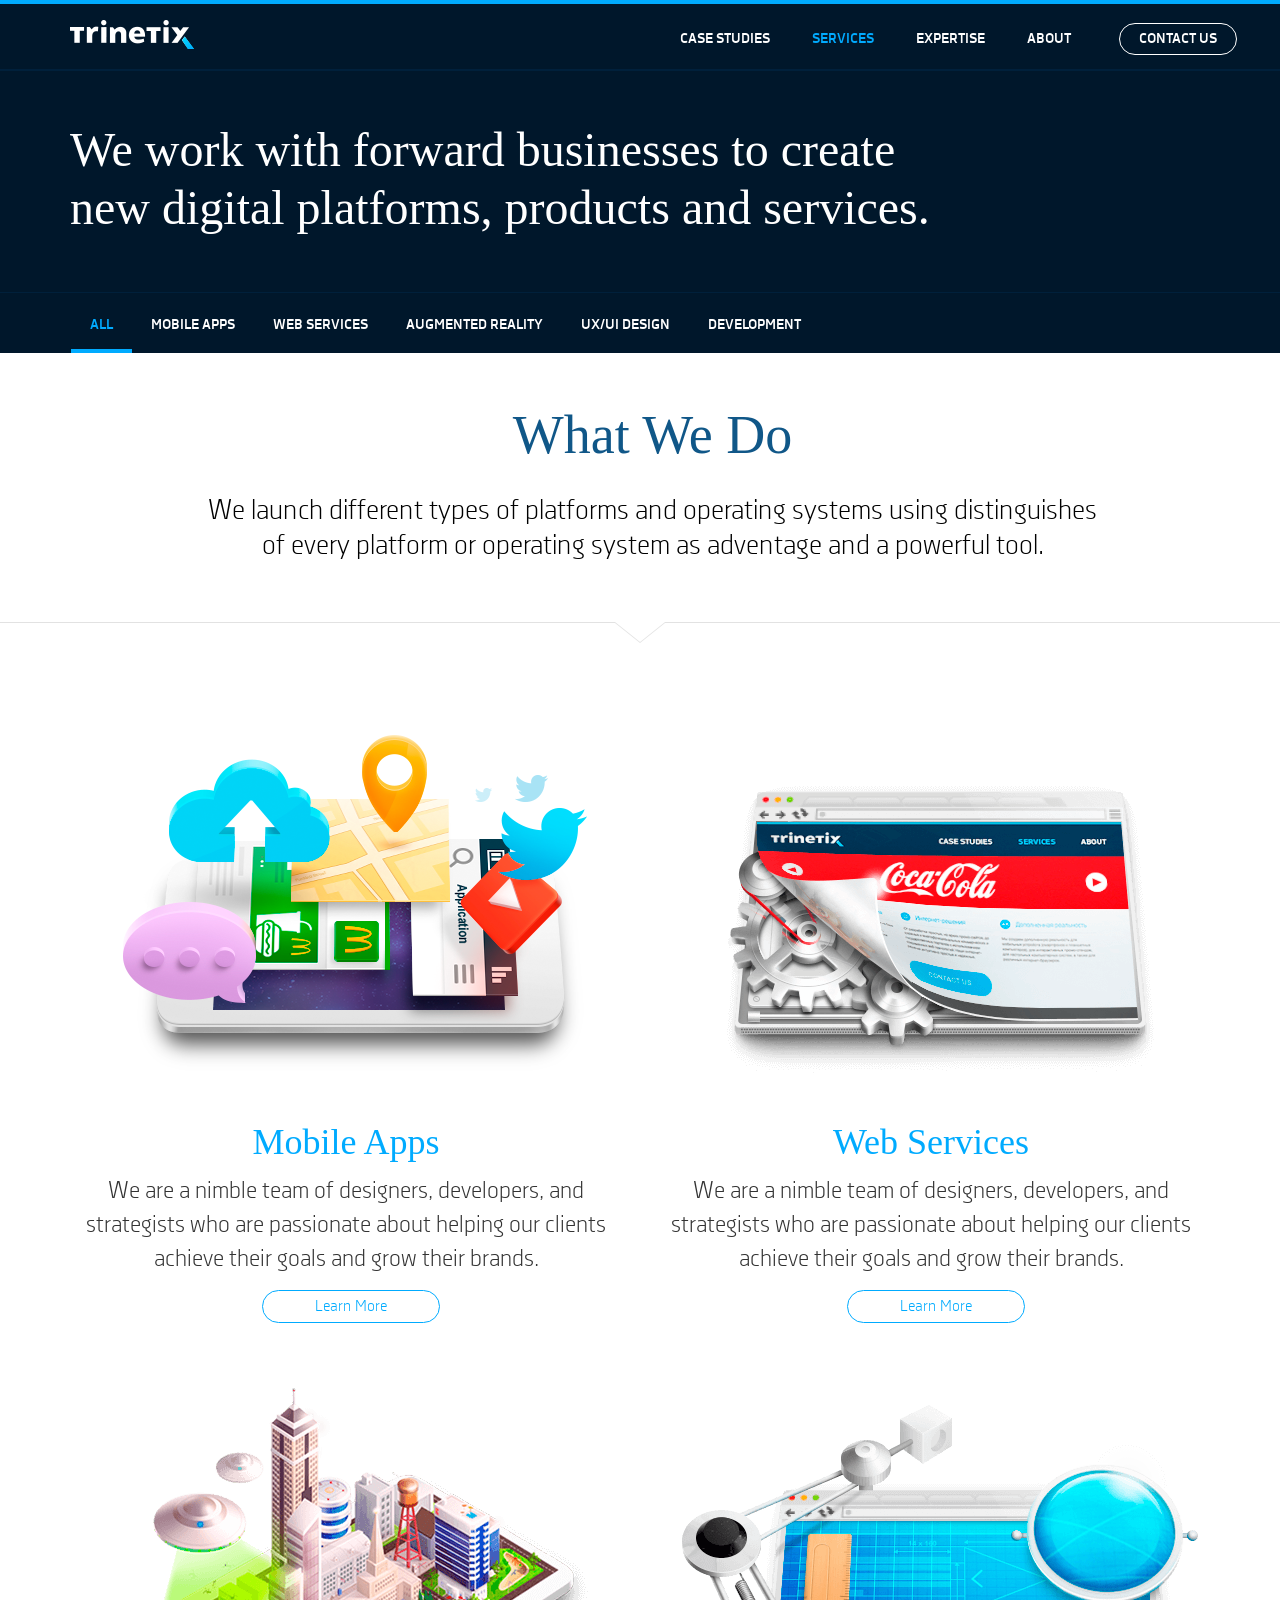
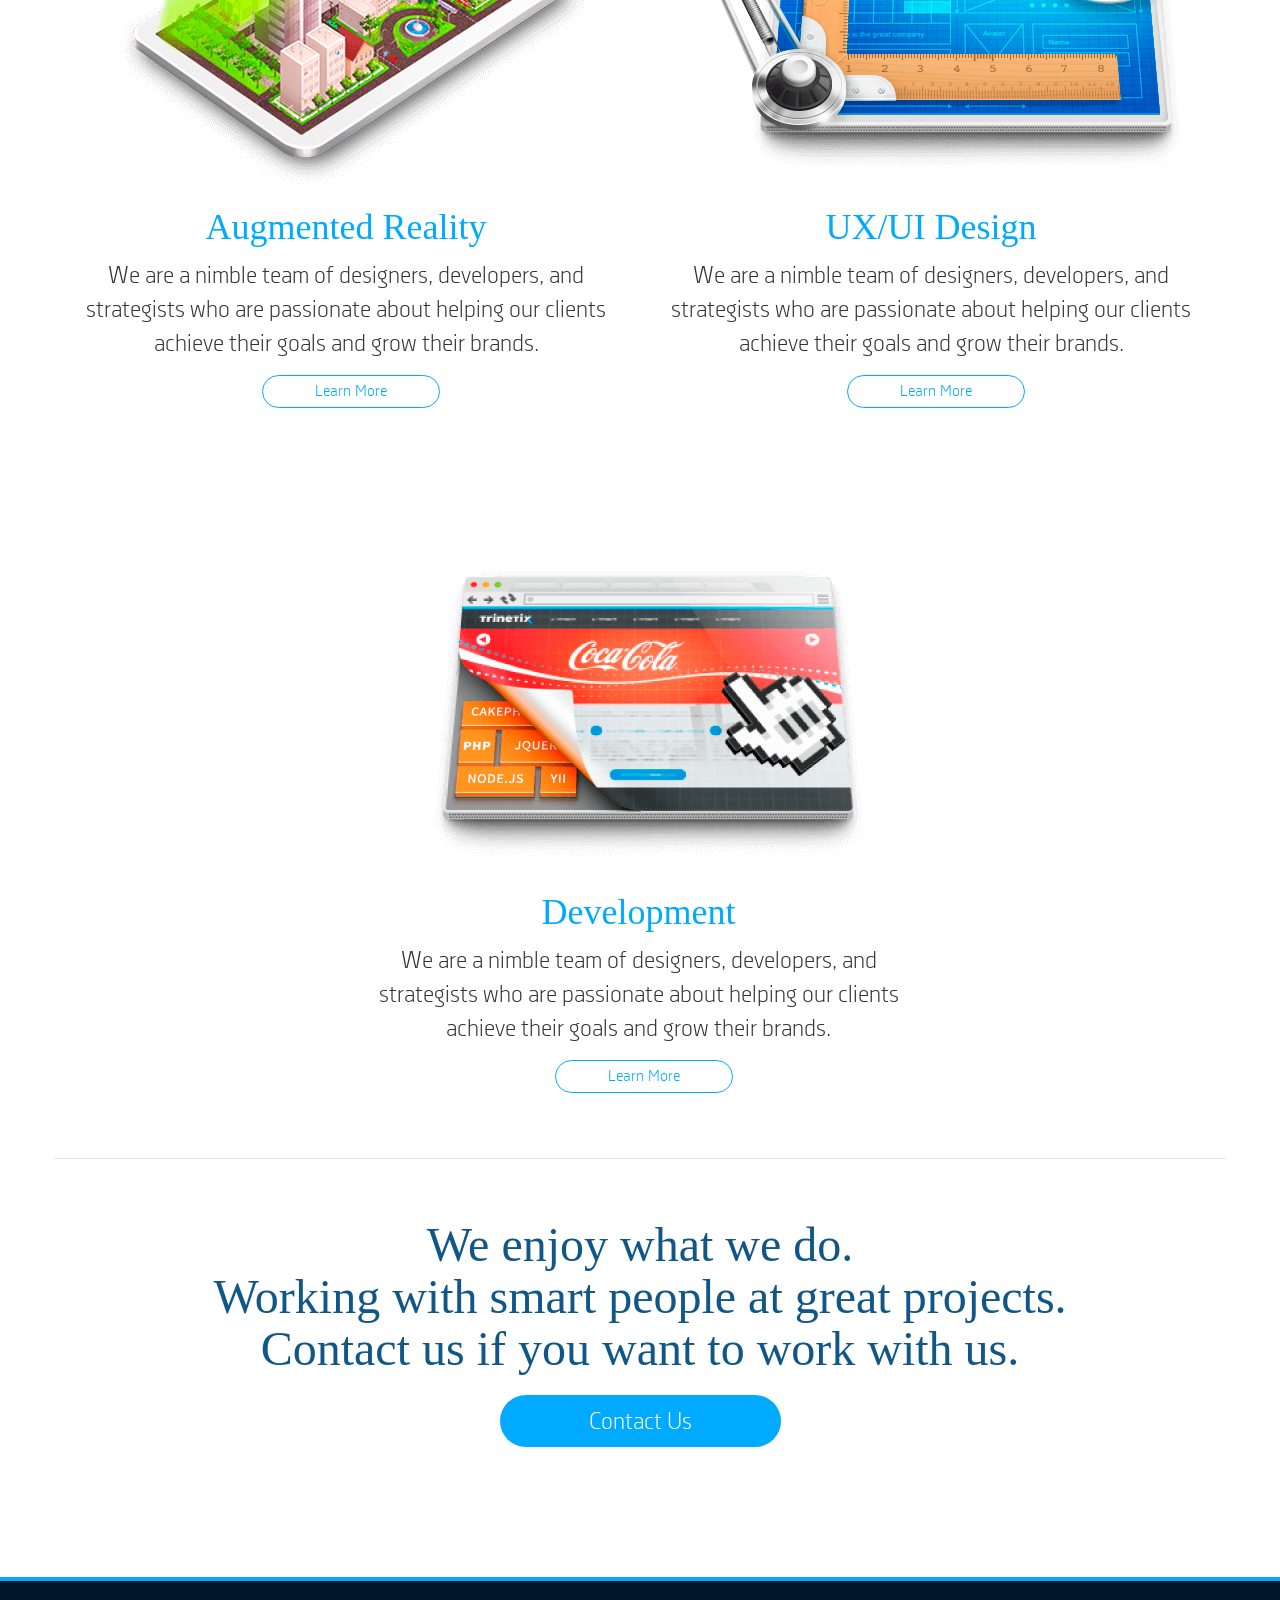
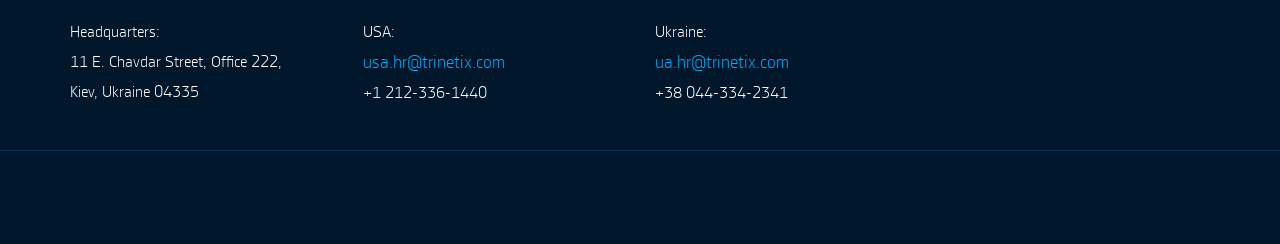
<file: index.html>
<!DOCTYPE html>
<html lang="en">
<head>
  <title>Trinetix Services Page</title>
  <meta charset="utf-8">
  <meta name="viewport" content="width=device-width, initial-scale=1">
  <link rel="stylesheet" href="css/style.css">
  <link rel="stylesheet" href="https://maxcdn.bootstrapcdn.com/bootstrap/3.3.7/css/bootstrap.min.css">
  <script src="https://ajax.googleapis.com/ajax/libs/jquery/1.12.4/jquery.min.js"></script>
  <script src="https://maxcdn.bootstrapcdn.com/bootstrap/3.3.7/js/bootstrap.min.js"></script>
</head>
<body class="index">
<!-- Header-->
<header class="header-wrapper">
 <div class="header-top">
   <!-- NavBar-->
	<nav class="navbar">
	  <div class="container">
		<div class="navbar-header">
		  <button type="button" class="navbar-toggle" data-toggle="collapse" data-target="#myNavbar">
			<span class="icon-bar"></span>
			<span class="icon-bar"></span>
			<span class="icon-bar"></span>
		  </button>
		  <a class="navbar-brand" href="#">
			<img src="img/logo.png">
		  </a>
		</div>
		<div class="collapse navbar-collapse" id="myNavbar">
		  <ul class="nav navbar-nav navbar-right">
			<li><a href="#">case studies</a></li>
			<li class="active"><a href="#">services</a></li>
			<li><a href="#">expertise</a></li>
			<li><a href="#">about</a></li>
            <li><a href="#" class="btn" role="button">contact us</a></li>
		  </ul>
		</div>
	  </div>
	</nav>
   <!-- End NavBar-->
 </div>
 <!-- Container (Intro Section) -->
    <div class="introhead text-left hidden-xs">
        <div class="container">
            <h2>We work with forward businesses to create<br>new digital platforms, products and services.</h2>
        </div>
    </div>

    <div id="sub-menu" class="navbar container">
        <ul class="nav navbar-nav navbar-left">
            <li class="active"><a href="#about">all</a></li>
            <li><a href="#">mobile apps</a></li>
            <li><a href="#">web services</a></li>
            <li><a href="#">augmented reality</a></li>
            <li><a href="#">UX/ui design</a></li>
            <li><a href="#">development</a></li>
        </ul>
    </div>
</header>
<!-- End Header -->

<!-- Container Main -->
<div class="content">
    <div class="container pd60 text-center intro">
      <h1>What We Do</h1>
        <h4>We launch different types of platforms and operating systems using distinguishes<br> of every platform or operating system as adventage and a powerful tool.</h4>
    </div>
    <hr class="line-arrow">
    <div class="container pd60 text-center">
        <div class="row services">
            <div class="col-lg-6">
                <div class="thumb">
                    <img src="img/1.png" alt="Mobile Apps" width="570" height="400">
                        <div class="caption">
                             <h3>Mobile Apps</h3>
                                <p>We are a nimble team of designers, developers, and strategists who are passionate about helping our clients achieve their goals and grow their brands.</p>
                                    <a class="btn" href="#" role="button">Learn More</a>
                        </div>
                </div>
            </div>
            <div class="col-lg-6">
                <div class="thumb">
                    <img src="img/webservices.png" alt="Web Services" width="570" height="400">
                        <div class="caption">
                            <h3>Web Services</h3>
                                <p>We are a nimble team of designers, developers, and strategists who are passionate about helping our clients achieve their goals and grow their brands.</p>
                                    <a class="btn" href="#" role="button">Learn More</a>
                        </div>
                 </div>
            </div>
        </div>
        <div class="row services">
            <div class="col-lg-6">
                <div class="thumb">
                    <img src="img/ar.png" alt="Augmented Reality" width="570" height="400">
                        <div class="caption">
                            <h3>Augmented Reality</h3>
                                <p>We are a nimble team of designers, developers, and strategists who are passionate about helping our clients achieve their goals and grow their brands.</p>
                                    <a class="btn" href="#" role="button">Learn More</a>
                        </div>
                </div>
            </div>
            <div class="col-lg-6">
                <div class="thumb">
                    <img src="img/ux.png" alt="UX/UI Design" width="570" height="400">
                        <div class="caption">
                            <h3>UX/UI Design</h3>
                                <p>We are a nimble team of designers, developers, and strategists who are passionate about helping our clients achieve their goals and grow their brands.</p>
                                    <a class="btn" href="#" role="button">Learn More</a>
                        </div>
                </div>
            </div>
        </div>
        <div class="row services">
            <div class="col-lg-6 col-lg-offset-3">
                <div class="thumb">
                    <img src="img/development.png" alt width="570" height="400">
                        <div class="caption">
                            <h3>Development</h3>
                                <p>We are a nimble team of designers, developers, and strategists who are passionate about helping our clients achieve their goals and grow their brands.</p>
                                    <a class="btn" href="#" role="button">Learn More</a>
                        </div>
                </div>
            </div>
        </div>
        <div class="row  more_about_us">
            <p class="lead">We enjoy what we do.<br>
                Working with smart people at great projects.<br>
                Contact us if you want to work with us.</p>
            <p><a class="btn" href="#" role="button">Contact Us</a></p>
        </div>
    </div>
</div>
<!-- End Container Main -->
<!-- Footer -->
<footer>
    <div class="footer__top">
        <div class="container text-left">
            <div class="row contacts">
                 <div class="col-lg-3">
                    <p>Headquarters:</p>
                     <p>11 E. Chavdar Street, Office 222,<br>
                    Kiev, Ukraine 04335</p>
                 </div>
                <div class="col-lg-3">
                    <p>USA:</p>
                    <p><a href="mailto:usa.hr@trinetix.com">usa.hr@trinetix.com</a></p>
                    <p>+1 212-336-1440</p>
                </div>
                <div class="col-lg-3">
                    <p>Ukraine:</p>
                    <p><a href="mailto:ua.hr@trinetix.com">ua.hr@trinetix.com</a></p>
                    <p>+38 044-334-2341</p>
                </div>
            </div>
        </div>
    </div>
    <div class="footer__bottom">
        <div class="container text-left">
            <div class="row ">
                <div class="col-lg-3"></div>
                <div class="col-lg-6"></div>
                <div class="col-lg-3"></div>
            </div>
        </div>
    </div>
</footer>
<!-- End Footer -->
</body>
</html>
</file>
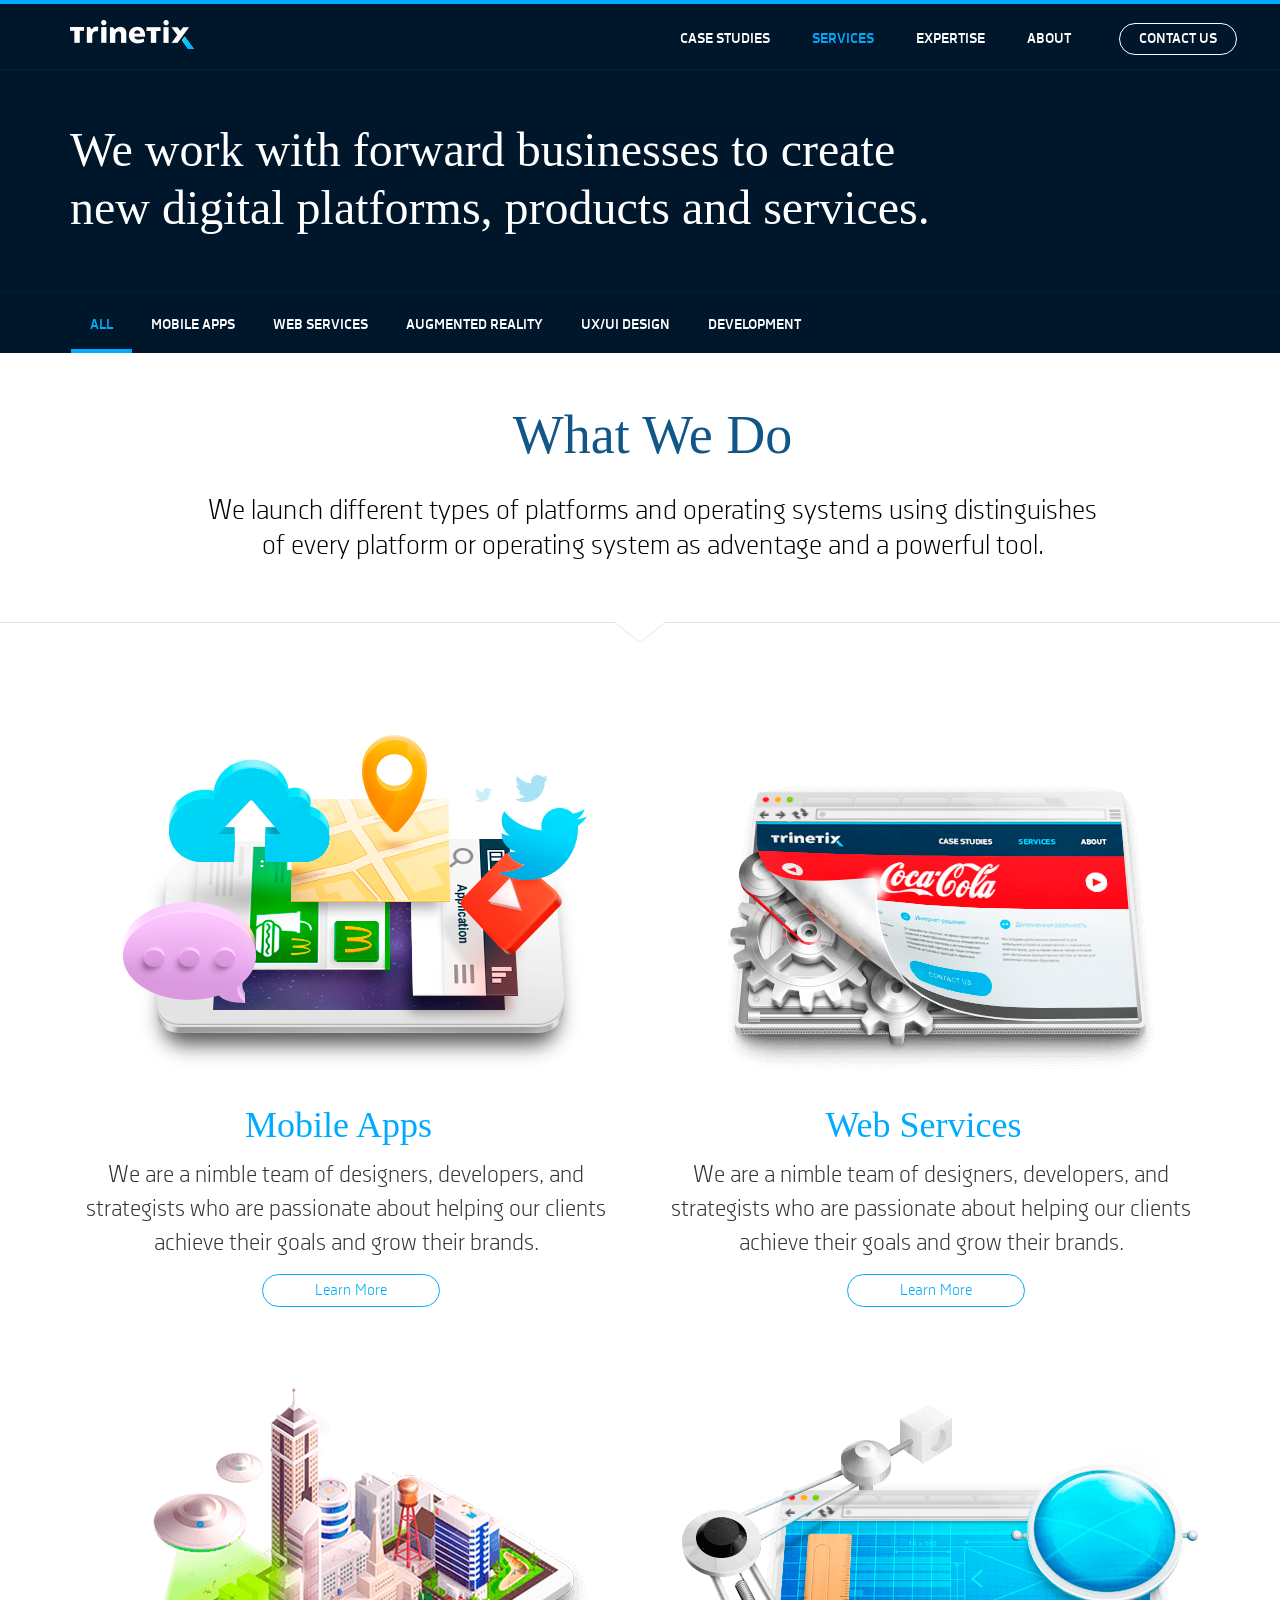
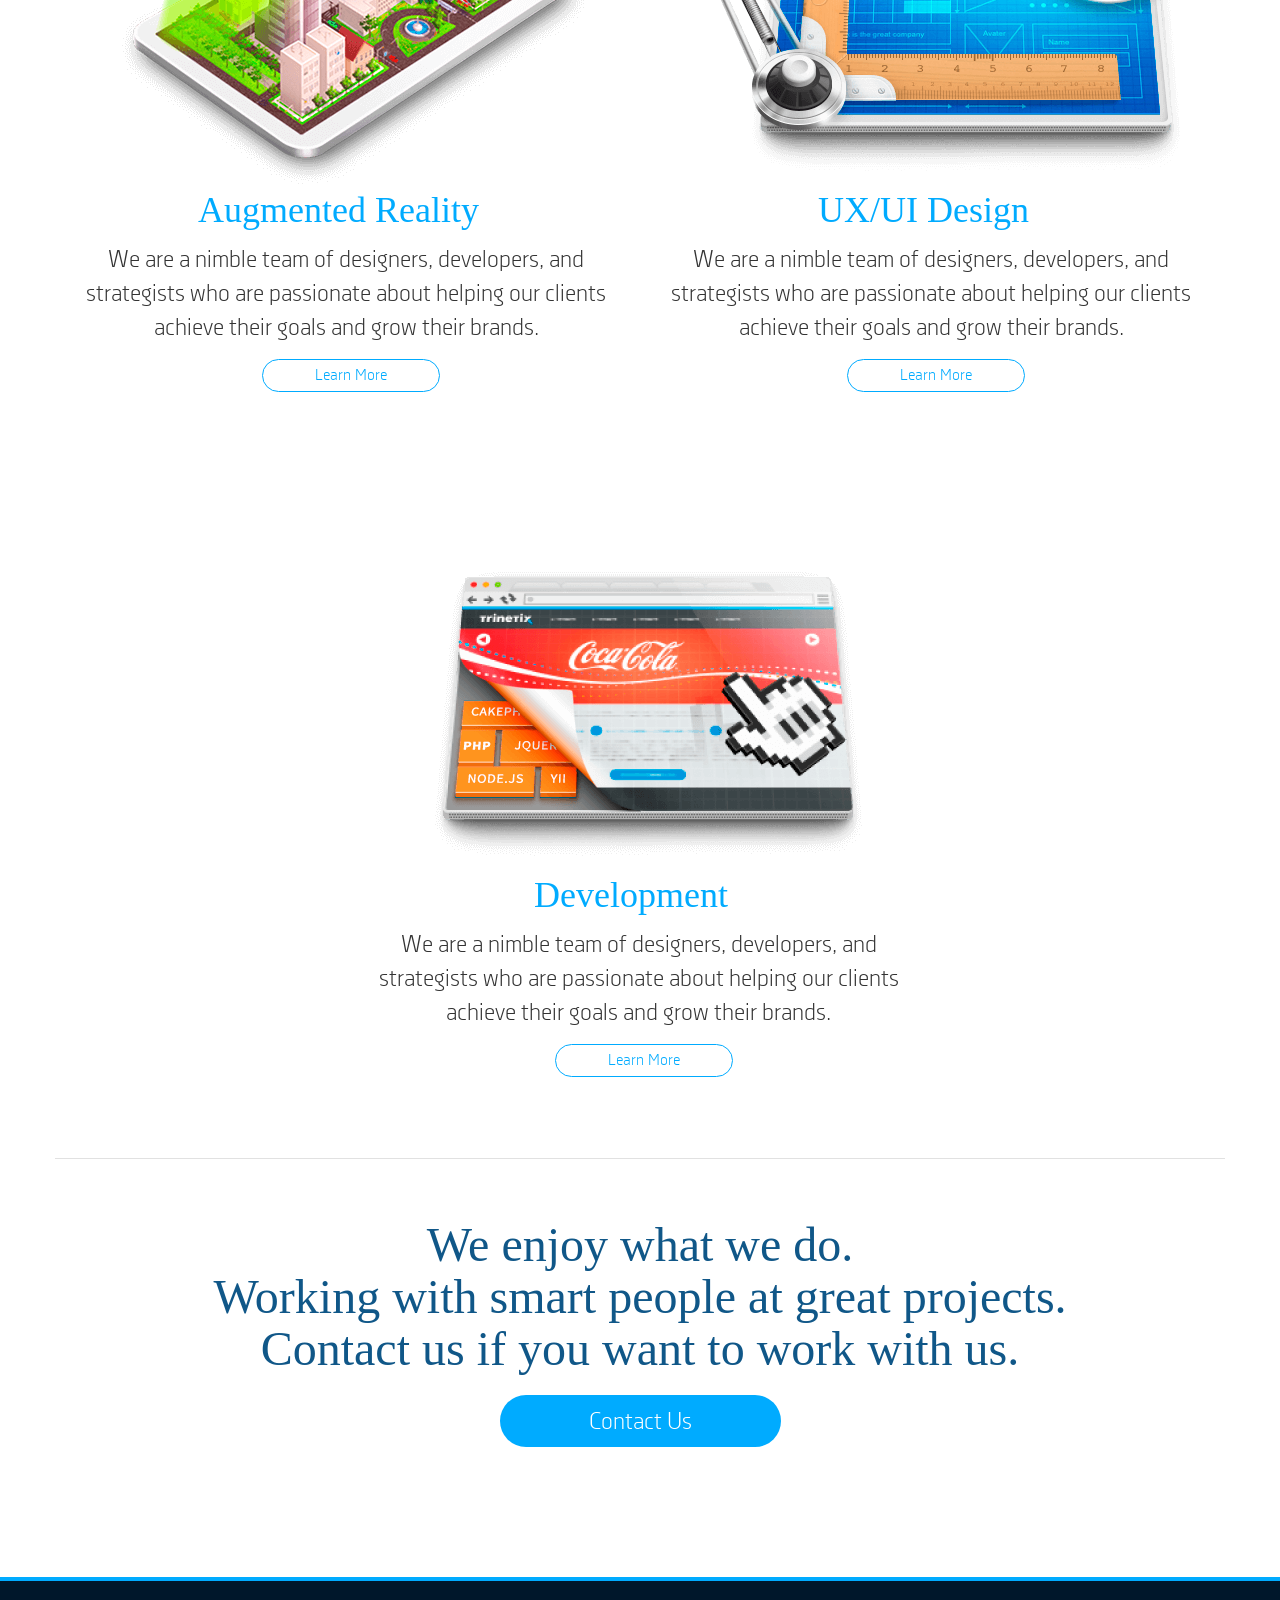
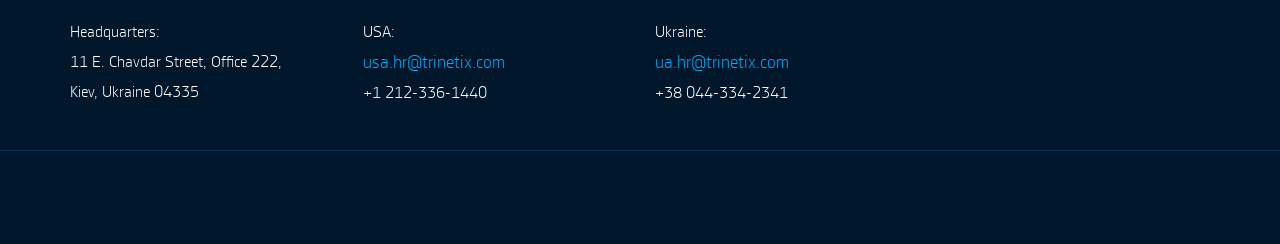
<file: trinetix/index.html>
<!DOCTYPE html>
<html lang="en">
<head>
  <title>Trinetix Services Page</title>
  <meta charset="utf-8">
  <meta name="viewport" content="width=device-width, initial-scale=1">
  <link rel="stylesheet" href="css/style.css">
  <link rel="stylesheet" href="http://maxcdn.bootstrapcdn.com/bootstrap/3.3.7/css/bootstrap.min.css">
  <script src="https://ajax.googleapis.com/ajax/libs/jquery/1.12.4/jquery.min.js"></script>
  <script src="http://maxcdn.bootstrapcdn.com/bootstrap/3.3.7/js/bootstrap.min.js"></script>
</head>
<body class="index">
<!-- Header-->
<header class="header-wrapper">
 <div class="header-top">
   <!-- NavBar-->
	<nav class="navbar">
	  <div class="container">
		<div class="navbar-header">
		  <button type="button" class="navbar-toggle" data-toggle="collapse" data-target="#myNavbar">
			<span class="icon-bar"></span>
			<span class="icon-bar"></span>
			<span class="icon-bar"></span>
		  </button>
		  <a class="navbar-brand" href="#">
			<img src="img/logo.png">
		  </a>
		</div>
		<div class="collapse navbar-collapse" id="myNavbar">
		  <ul class="nav navbar-nav navbar-right">
			<li><a href="#">case studies</a></li>
			<li class="active"><a href="#">services</a></li>
			<li><a href="#">expertise</a></li>
			<li><a href="#">about</a></li>
            <li><a href="#" class="btn" role="button">contact us</a></li>
		  </ul>
		</div>
	  </div>
	</nav>
   <!-- End NavBar-->
 </div>
 <!-- Container (Intro Section) -->
    <div class="introhead text-left hidden-xs">
        <div class="container">
            <h2>We work with forward businesses to create<br>new digital platforms, products and services.</h2>
        </div>
    </div>

    <div id="sub-menu" class="navbar container">
        <ul class="nav navbar-nav navbar-left">
            <li class="active"><a href="#about">all</a></li>
            <li><a href="#">mobile apps</a></li>
            <li><a href="#">web services</a></li>
            <li><a href="#">augmented reality</a></li>
            <li><a href="#">UX/ui design</a></li>
            <li><a href="#">development</a></li>
        </ul>
    </div>
</header>
<!-- End Header -->

<!-- Container Main -->
<div class="content">
    <div class="container pd60 text-center intro">
      <h1>What We Do</h1>
        <h4>We launch different types of platforms and operating systems using distinguishes<br> of every platform or operating system as adventage and a powerful tool.</h4>
    </div>
    <hr class="line-arrow">
    <div class="container pd60 text-center">
        <div class="row services">
            <div class="col-lg-6">
                <div class="thumb">
                    <img src="img/1.png" alt="Mobile Apps" width="570" height="400">
                        <div class="caption">
                             <h3>Mobile Apps</h3>
                                <p>We are a nimble team of designers, developers, and strategists who are passionate about helping our clients achieve their goals and grow their brands.</p>
                                    <a class="btn" href="#" role="button">Learn More</a>
                        </div>
                </div>
            </div>
            <div class="col-lg-6">
                <div class="thumb">
                    <img src="img/webservices.png" alt="Web Services" width="570" height="400">
                        <div class="caption">
                            <h3>Web Services</h3>
                                <p>We are a nimble team of designers, developers, and strategists who are passionate about helping our clients achieve their goals and grow their brands.</p>
                                    <a class="btn" href="#" role="button">Learn More</a>
                        </div>
                 </div>
            </div>
        </div>
        <div class="row services">
            <div class="col-lg-6">
                <div class="thumb">
                    <img src="img/ar.png" alt="Augmented Reality" width="570" height="400">
                        <div class="caption">
                            <h3>Augmented Reality</h3>
                                <p>We are a nimble team of designers, developers, and strategists who are passionate about helping our clients achieve their goals and grow their brands.</p>
                                    <a class="btn" href="#" role="button">Learn More</a>
                        </div>
                </div>
            </div>
            <div class="col-lg-6">
                <div class="thumb">
                    <img src="img/ux.png" alt="UX/UI Design" width="570" height="400">
                        <div class="caption">
                            <h3>UX/UI Design</h3>
                                <p>We are a nimble team of designers, developers, and strategists who are passionate about helping our clients achieve their goals and grow their brands.</p>
                                    <a class="btn" href="#" role="button">Learn More</a>
                        </div>
                </div>
            </div>
        </div>
        <div class="row services">
            <div class="col-lg-6 col-lg-offset-3">
                <div class="thumb">
                    <img src="img/development.png" alt width="570" height="400">
                        <div class="caption">
                            <h3>Development</h3>
                                <p>We are a nimble team of designers, developers, and strategists who are passionate about helping our clients achieve their goals and grow their brands.</p>
                                    <a class="btn" href="#" role="button">Learn More</a>
                        </div>
                </div>
            </div>
        </div>
        <div class="row  more_about_us">
            <p class="lead">We enjoy what we do.<br>
                Working with smart people at great projects.<br>
                Contact us if you want to work with us.</p>
            <p><a class="btn" href="#" role="button">Contact Us</a></p>
        </div>
    </div>
</div>
<!-- End Container Main -->
<!-- Footer -->
<footer>
    <div class="footer__top">
        <div class="container text-left">
            <div class="row contacts">
                 <div class="col-lg-3">
                    <p>Headquarters:</p>
                     <p>11 E. Chavdar Street, Office 222,<br>
                    Kiev, Ukraine 04335</p>
                 </div>
                <div class="col-lg-3">
                    <p>USA:</p>
                    <p><a href="mailto:usa.hr@trinetix.com">usa.hr@trinetix.com</a></p>
                    <p>+1 212-336-1440</p>
                </div>
                <div class="col-lg-3">
                    <p>Ukraine:</p>
                    <p><a href="mailto:ua.hr@trinetix.com">ua.hr@trinetix.com</a></p>
                    <p>+38 044-334-2341</p>
                </div>
            </div>
        </div>
    </div>
    <div class="footer__bottom">
        <div class="container text-left">
            <div class="row ">
                <div class="col-lg-3"></div>
                <div class="col-lg-6"></div>
                <div class="col-lg-3"></div>
            </div>
        </div>
    </div>
</footer>
<!-- End Footer -->
</body>
</html>
</file>
<file: css/style.css>
@font-face {
    font-family: 'decima_nova_pro';
    src: url('decimanovapro-bold-webfont.eot');
    src: url('decimanovapro-bold-webfont.eot?#iefix') format('embedded-opentype'),
         url('decimanovapro-bold-webfont.woff2') format('woff2'),
         url('decimanovapro-bold-webfont.woff') format('woff'),
         url('decimanovapro-bold-webfont.ttf') format('truetype');
    font-weight: bold;
    font-style: normal;
}
@font-face {
    font-family: 'decima_nova_pro';
    src: url('decimanovaprolt-webfont.eot');
    src: url('decimanovaprolt-webfont.eot?#iefix') format('embedded-opentype'),
         url('decimanovaprolt-webfont.woff2') format('woff2'),
         url('decimanovaprolt-webfont.woff') format('woff'),
         url('decimanovaprolt-webfont.ttf') format('truetype');
    font-weight: normal;
    font-style: normal;
}
@import 'https://fonts.googleapis.com/css?family=PT+Serif';

body.index {
    font-family: 'decima_nova_pro', sans-serif;
    font-weight: normal;
    font-style: normal;
}

.header-wrapper {
	height: 353px;
    border-top: 4px solid #00abff;
    background-color: #00172b;
	width: 100%;
}
.header-top {
	height: 66px;
	border-bottom: 1px solid #00203c ;
}

.index h2 {
	  font-family: 'PT Serif', serif;
      font-size: 48px;
      color: #ffffff;
      margin-top: 50px;
      margin-bottom: 60px;
      line-height: 58px;
}
.index h4 {
      font-size: 19px;
      font-weight: 400;
      margin-bottom: 30px;
  }

#myNavbar .nav li a {
    padding: 10px 21px;
    color: #fff;
    line-height: 48px;
}

#myNavbar {
    font-weight: bold;
    text-transform: uppercase;
}

#myNavbar .nav>li>a:focus, #myNavbar .nav>li>a:hover {
    background-color: initial;
    outline: none;
}
#myNavbar .btn {
      background: transparent;
      border-radius: 40px;
      border: 1px solid #ffffff;
      width: 118px;
      height: 32px;
      font-weight: bold;
      color: #ffffff;
      padding: 0;
      margin-top: 18px;
      line-height: 30px !important;
      padding: 0 !important;
}

#myNavbar li:last-child {
      left: 27px;
}
#myNavbar .navbar-nav li a:hover, #myNavbar .navbar-nav li.active a {
      color: #00abff;
      background-color: transparent;
  }
.navbar-default .navbar-toggle {
      border-color: transparent;
      color: #fff !important;
}

.container.pd60 {
    padding-top: 60px;
    padding-bottom: 60px;
}

.introhead {
    height: 223px;
    border-top: 1px solid rgba(0, 53, 98, 0.3);
    border-bottom: 1px solid rgba(0, 53, 98, 0.3);
}

.icon-bar {
    background-color: #ffffff;
}

.index .intro h1 {
    color: #105788;
    font-family: 'PT Serif', serif;
    font-size: 54px;
    margin: 0 0 35px 25px;
    line-height: 44px;
}
.index .intro h4 {
    color: #000000;
    font-family: 'decima_nova_pro', sans-serif;
    font-size: 28px;
    padding: 0 0 0 25px;
    line-height: 35px;
    margin: 0;
}

.nav>li>a:focus, .nav>li>a:hover {
    outline: none;
    background-color: transparent !important;
}

#sub-menu {
    font-weight: bold;
    text-transform: uppercase;
  }
#sub-menu .navbar-nav li a:hover, #sub-menu .navbar-nav li.active a {
    color: #00abff;
   }

#sub-menu .navbar-nav li.active  {
    border-bottom: 4px solid #00abff;
}

#sub-menu .nav li a {
    color: #fff;
    padding: 21px 19px 14px;
}

.line-arrow {
    background: transparent url(../img/hr.png) center;
    clear: both;
    height: 21px;
    margin: 0px !important;
    border: 0 !important;
}

.services {
    height: 685px;
}

.services:last-child {
    padding-bottom: 60px;
}

.services .thumb{
    margin-bottom: 0;
    border: 0;
}
.services h3 {
    font-size: 36px;
    color: #00abff;
    font-family: 'PT Serif', serif;
}

.services p {
    font-size: 24px;
    margin: 10px 0;
}

.services .btn  {
    font-size: 16px;
    color: #00abff;
    border: 1px solid #00abff;
    padding: 4px 52px;
    border-radius: 20px;
    margin: 5px 0 0 10px;
}

.services .caption {
    min-width: 570px;
    padding: 0 34px 0px 16px;
}
.btn.active.focus, .btn.active:focus, .btn.focus, .btn:active.focus, .btn:active:focus, .btn:focus {
    outline: none;
}

.btn.focus, .btn:focus, .btn:hover {
    background-color:#00abff;
    color: #ffffff !important;
}

.more_about_us {
    border-top: 1px solid #e1e1e1;
    padding: 60px 0;
}

.more_about_us .lead {
    font-size: 48px;
    line-height: 52px;
    color: #105788;
    font-family: 'PT Serif', serif;
}

.more_about_us .btn {
    font-size: 24px;
    padding: 8px 88px;
    background-color: #00abff;
    color: #ffffff;
    border-radius: 30px;
}
footer {
    border-top: 4px solid #00abff;
    background-color: #00172b;
}

.contacts {
    padding: 36px 0 42px;
}


footer p {
    color: #ffffff;
    font-size: 16px;
    margin: 0;
    line-height: 30px;
}

footer a {
    font-size: 18px;
    color: #00abff;
    line-height: 30px;
}

.footer__top {
    border-bottom: 1px solid #003767;
}

.footer__bottom {
    height: 93px;
}
</file>
<file: trinetix/css/style.css>
@font-face {
    font-family: 'decima_nova_pro';
    src: url('decimanovapro-bold-webfont.eot');
    src: url('decimanovapro-bold-webfont.eot?#iefix') format('embedded-opentype'),
         url('decimanovapro-bold-webfont.woff2') format('woff2'),
         url('decimanovapro-bold-webfont.woff') format('woff'),
         url('decimanovapro-bold-webfont.ttf') format('truetype');
    font-weight: bold;
    font-style: normal;
}
@font-face {
    font-family: 'decima_nova_pro';
    src: url('decimanovaprolt-webfont.eot');
    src: url('decimanovaprolt-webfont.eot?#iefix') format('embedded-opentype'),
         url('decimanovaprolt-webfont.woff2') format('woff2'),
         url('decimanovaprolt-webfont.woff') format('woff'),
         url('decimanovaprolt-webfont.ttf') format('truetype');
    font-weight: normal;
    font-style: normal;
}
@import 'https://fonts.googleapis.com/css?family=PT+Serif';

body.index {
    font-family: 'decima_nova_pro', sans-serif;
    font-weight: normal;
    font-style: normal;
}

.header-wrapper {
	height: 353px;
    border-top: 4px solid #00abff;
    background-color: #00172b;
	width: 100%;
}
.header-top {
	height: 66px;
	border-bottom: 1px solid #00203c ;
}

.index h2 {
	  font-family: 'PT Serif', serif;
      font-size: 48px;
      color: #ffffff;
      margin-top: 50px;
      margin-bottom: 60px;
      line-height: 58px;
}
.index h4 {
      font-size: 19px;
      font-weight: 400;
      margin-bottom: 30px;
  }

#myNavbar .nav li a {
    padding: 10px 21px;
    color: #fff;
    line-height: 48px;
}

#myNavbar {
    font-weight: bold;
    text-transform: uppercase;
}

#myNavbar .nav>li>a:focus, #myNavbar .nav>li>a:hover {
    background-color: initial;
    outline: none;
}
#myNavbar .btn {
      background: transparent;
      border-radius: 40px;
      border: 1px solid #ffffff;
      width: 118px;
      height: 32px;
      font-weight: bold;
      color: #ffffff;
      padding: 0;
      margin-top: 18px;
      line-height: 30px !important;
      padding: 0 !important;
}

#myNavbar li:last-child {
      left: 27px;
}
#myNavbar .navbar-nav li a:hover, #myNavbar .navbar-nav li.active a {
      color: #00abff;
      background-color: transparent;
  }
.navbar-default .navbar-toggle {
      border-color: transparent;
      color: #fff !important;
}

.container.pd60 {
    padding-top: 60px;
    padding-bottom: 60px;
}

.introhead {
    height: 223px;
    border-top: 1px solid rgba(0, 53, 98, 0.3);
    border-bottom: 1px solid rgba(0, 53, 98, 0.3);
}

.icon-bar {
    background-color: #ffffff;
}

.index .intro h1 {
    color: #105788;
    font-family: 'PT Serif', serif;
    font-size: 54px;
    margin: 0 0 35px 25px;
    line-height: 44px;
}
.index .intro h4 {
    color: #000000;
    font-family: 'decima_nova_pro', sans-serif;
    font-size: 28px;
    padding: 0 0 0 25px;
    line-height: 35px;
    margin: 0;
}

.nav>li>a:focus, .nav>li>a:hover {
    outline: none;
    background-color: transparent !important;
}

#sub-menu {
    font-weight: bold;
    text-transform: uppercase;
  }
#sub-menu .navbar-nav li a:hover, #sub-menu .navbar-nav li.active a {
    color: #00abff;
   }

#sub-menu .navbar-nav li.active  {
    border-bottom: 4px solid #00abff;
}

#sub-menu .nav li a {
    color: #fff;
    padding: 21px 19px 14px;
}

.line-arrow {
    background: transparent url(../img/hr.png) center;
    clear: both;
    height: 21px;
    margin: 0px !important;
    border: 0 !important;
}

.services {
    height: 685px;
}

.services:last-child {
    padding-bottom: 60px;
}

.services .thumb{
    margin-bottom: 0;
    border: 0;
}
.services h3 {
    font-size: 36px;
    color: #00abff;
    font-family: 'PT Serif', serif;
    margin: 0 15px 0 0px;
    line-height: 44px;
}

.services p {
    font-size: 24px;
    line-height: 34px;
    margin: 10px 0;
}

.services .btn  {
    font-size: 16px;
    color: #00abff;
    border: 1px solid #00abff;
    padding: 4px 52px;
    border-radius: 20px;
    margin: 5px 0 0 10px;
}

.services .caption {
    min-width: 570px;
    padding: 0 34px 0px 16px;
}
.btn.active.focus, .btn.active:focus, .btn.focus, .btn:active.focus, .btn:active:focus, .btn:focus {
    outline: none;
}

.btn.focus, .btn:focus, .btn:hover {
    background-color:#00abff;
    color: #ffffff !important;
}

.more_about_us {
    border-top: 1px solid #e1e1e1;
    padding: 60px 0;
}

.more_about_us .lead {
    font-size: 48px;
    line-height: 52px;
    color: #105788;
    font-family: 'PT Serif', serif;
}

.more_about_us .btn {
    font-size: 24px;
    padding: 8px 88px;
    background-color: #00abff;
    color: #ffffff;
    border-radius: 30px;
}
footer {
    border-top: 4px solid #00abff;
    background-color: #00172b;
}

.contacts {
    padding: 36px 0 42px;
}


footer p {
    color: #ffffff;
    font-size: 16px;
    margin: 0;
    line-height: 30px;
}

footer a {
    font-size: 18px;
    color: #00abff;
    line-height: 30px;
}

.footer__top {
    border-bottom: 1px solid #003767;
}

.footer__bottom {
    height: 93px;
}
</file>
